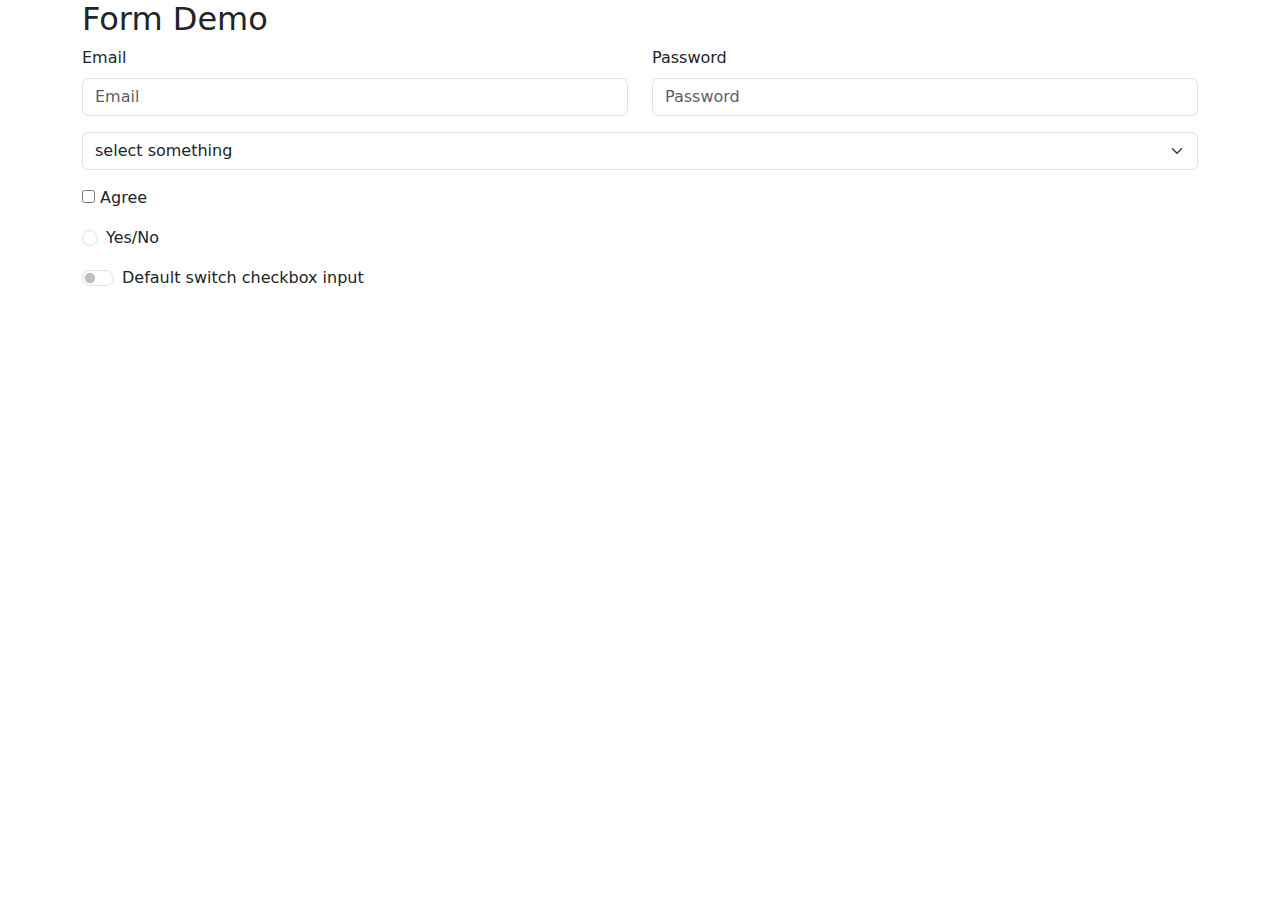
<file: Bootstrap/Index.html>
<!DOCTYPE html>
<html lang="en">
<head>
    <meta charset="UTF-8">
    <meta name="viewport" content="width=device-width, initial-scale=1.0">
    <title>Bootstrap</title>
    <link rel="stylesheet" href="https://cdn.jsdelivr.net/npm/bootstrap@5.3.3/dist/css/bootstrap.min.css">
    <link rel="stylesheet" href="Style.css">
</head>
<body>
    <div class="container">
        <h2>Form Demo</h2>
        <form>
            <div class="row">
                <div  class="mb-3 col-md-6">
                    <label class="form-label"for="email">Email</label>
                    <input type="text" class="form-control" placeholder="Email" id="email">
                </div>
                <div  class="mb-3 col-md-6">
                    <label class="form-label"for="password">Password</label>
                    <input type="password" class="form-control" placeholder="Password" id="password">
                </div>
            </div>
            <!-- <label class="form-label"for="address">Address</label>
            <input type="text" class="form-control-sm" placeholder="Address" id="address"> -->
            <div class="mb-3">
                <select class="form-select">
                    <option selected>select something</option>
                    <option value="1">one</option>
                    <option value="2">two</option>
                    <option value="3">three</option>
                </select>
            </div>
            <div class="normal mb-3">
                <input type="checkbox" id="agree">
                <label for="agree">Agree</label>
            </div>
            <div class="mb-3 form-check">
                <input type="radio" id="radiobs" class="form-check-input">
                <label for="radiobs" class="form-check-label">Yes/No</label>
            </div>
            <div class="form-check form-switch mb-3">
                <input class="form-check-input" type="checkbox" role="switch" id="flexSwitchCheckDefault">
                <label class="form-check-label" for="flexSwitchCheckDefault">Default switch checkbox input</label>
            </div>
        </form>
    </div>
    <script src="https://cdn.jsdelivr.net/npm/bootstrap@5.3.3/dist/js/bootstrap.bundle.min.js"></script>
</body>
</html>
</file>
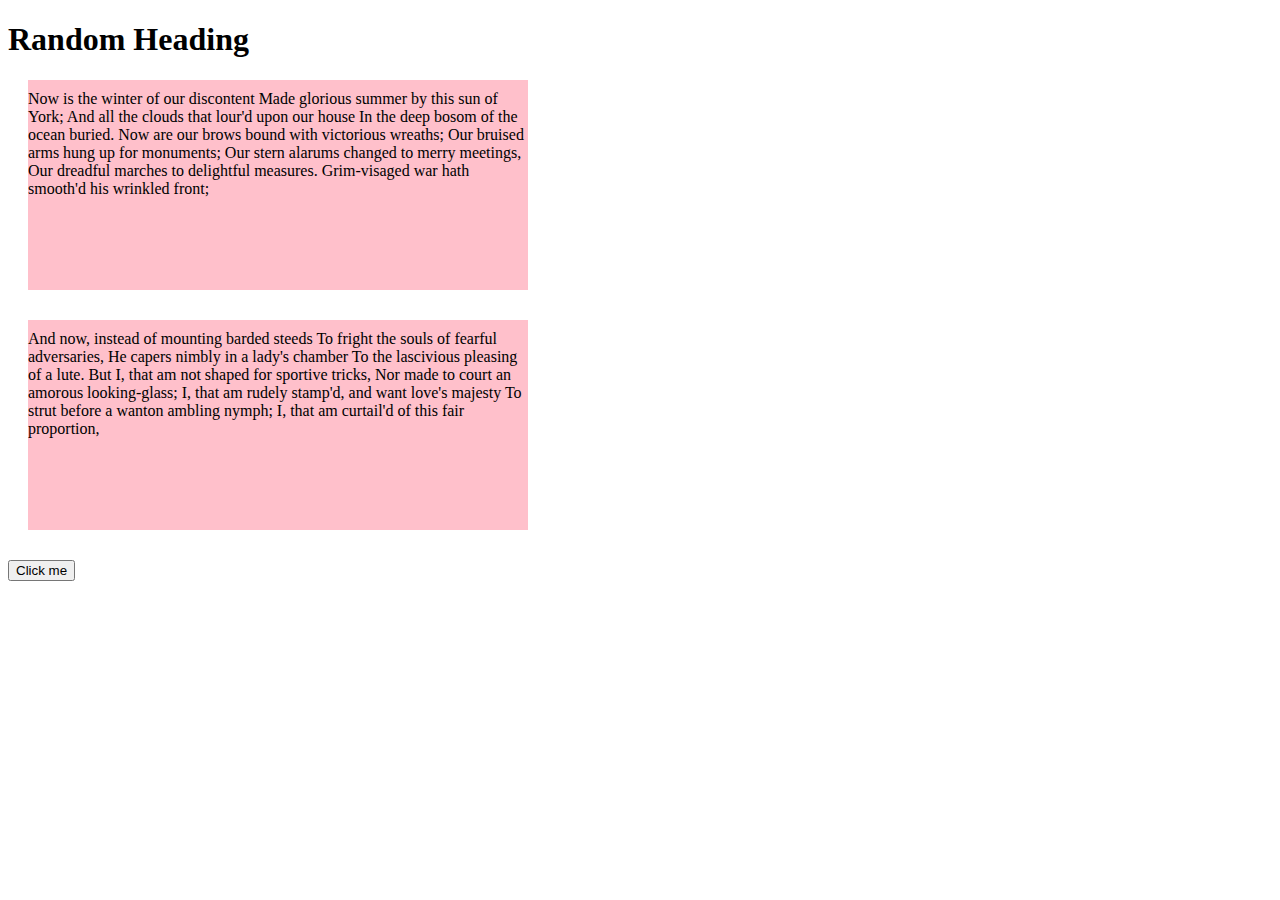
<file: Box Model/Index.html>
<!DOCTYPE html>
<html lang="en">
  <head>
    <meta charset="UTF-8" />
    <meta http-equiv="X-UA-Compatible" content="IE=edge" />
    <meta name="viewport" content="width=device-width, initial-scale=1.0" />
    <title>CSS</title>
    <link rel="stylesheet" href="style.css" />
  </head>
  <body>
    <h1>Random Heading</h1>
    <div>
      Now is the winter of our discontent Made glorious summer by this sun of
      York; And all the clouds that lour'd upon our house In the deep bosom of
      the ocean buried. Now are our brows bound with victorious wreaths; Our
      bruised arms hung up for monuments; Our stern alarums changed to merry
      meetings, Our dreadful marches to delightful measures. Grim-visaged war
      hath smooth'd his wrinkled front;
    </div>
    <div>
      And now, instead of mounting barded steeds To fright the souls of fearful
      adversaries, He capers nimbly in a lady's chamber To the lascivious
      pleasing of a lute. But I, that am not shaped for sportive tricks, Nor
      made to court an amorous looking-glass; I, that am rudely stamp'd, and
      want love's majesty To strut before a wanton ambling nymph; I, that am
      curtail'd of this fair proportion,
    </div>
    <button>Click me</button>
  </body>
</html>
</file>
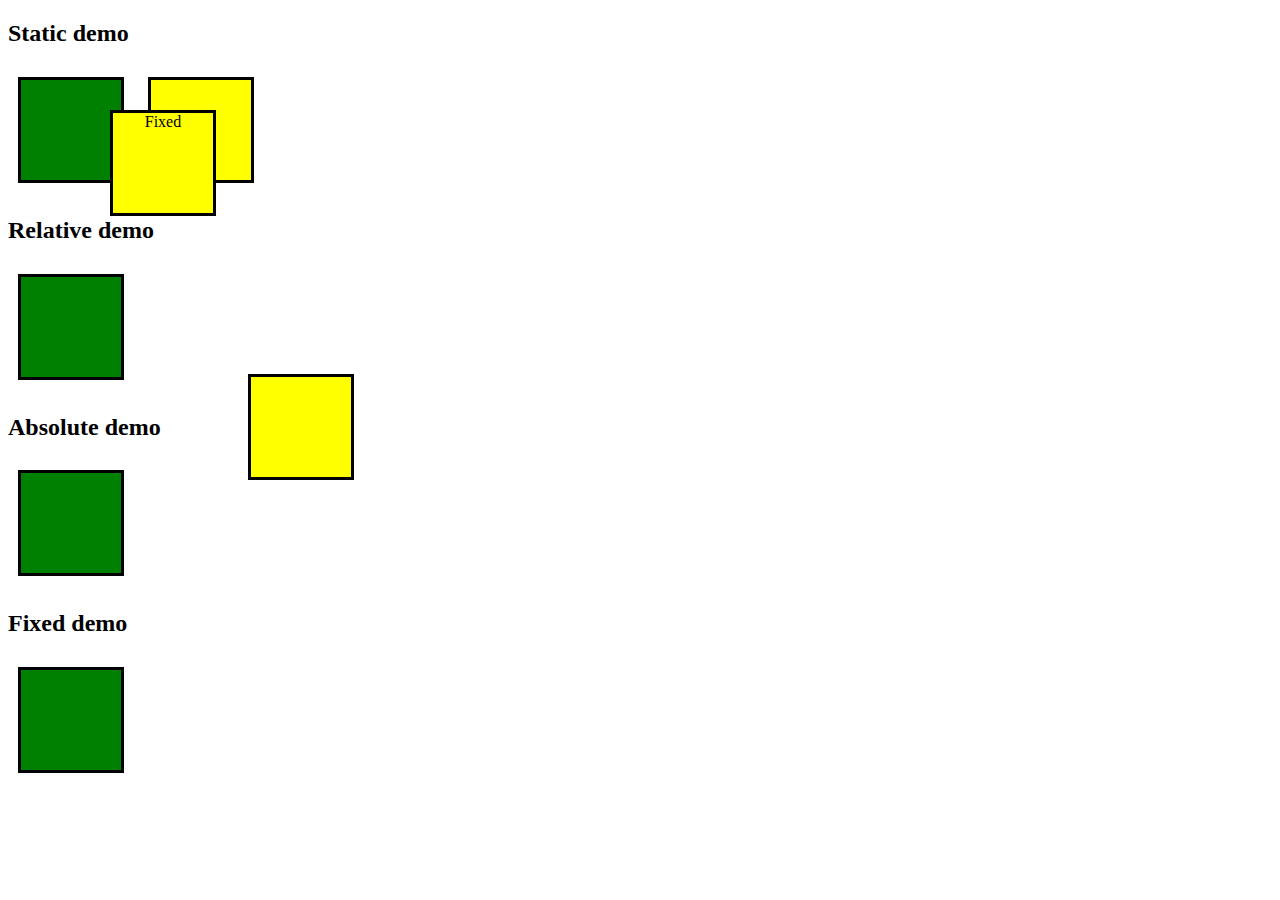
<file: CSS 4(Animation)/index.html>
<!DOCTYPE html>
<html lang="en">
<head>
    <meta charset="UTF-8">
    <meta name="viewport" content="width=device-width, initial-scale=1.0">
    <title>Document</title>
    <link rel="stylesheet" href="Style.css">
</head>
<body>
    <section>
        <h2>Static demo</h2>
        <div></div>
        <div id="static"></div>
    </section>
    <section>
        <h2>Relative demo</h2>
        <div></div>
        <div id="relative"></div>
    </section>
    <section>
        <h2>Absolute demo</h2>
        <div></div>
        <div id="absolute">Absolute</div>
    </section>
    <section>
        <h2>Fixed demo</h2>
        <div></div>
        <div id="fixed">Fixed</div>
    </section>
</body>
</html>
</file>
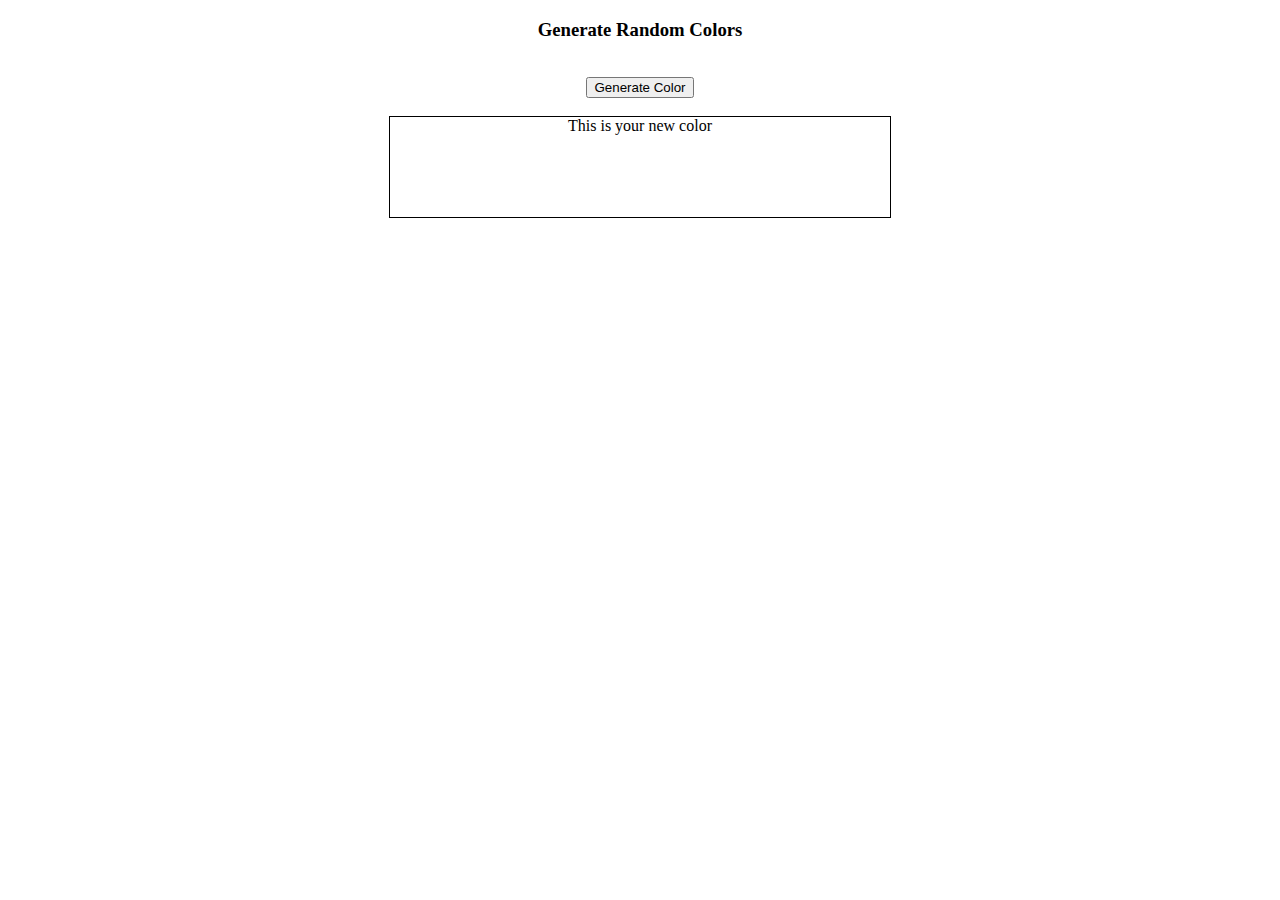
<file: DOM/index.html>
<!DOCTYPE html>
<html lang="en">
  <head>
    <meta charset="UTF-8" />
    <meta http-equiv="X-UA-Compatible" content="IE=edge" />
    <meta name="viewport" content="width=device-width, initial-scale=1.0" />
    <title>Spider-Man</title>
    <link rel="stylesheet" href="style.css" />
  </head>
  <body>
    <!-- <h1>Spider Man</h1>
    <img src="assets/spiderman_img.png" id="mainImg" />
    <h2>About</h2>
    <p>
      <b>Spider-Man</b> is a superhero appearing in American comic books
      published by
      <a href="https://www.google.com/search?q=Marvel+Comics">Marvel Comics</a>.
      Created by writer-editor <b>Stan Lee</b> and artist <b>Steve Ditko</b>, he
      first appeared in the anthology comic book
      <a href="https://www.google.com/search?q=Amazing+Fantasy"
        >Amazing Fantasy</a
      >
      #15 (August 1962) in the <a href="#">Silver Age of Comic Books</a>. He has
      been featured in comic books, television shows, films, video games,
      novels, and plays
    </p>

    <div class="box">
      <h4>Publication Info</h4>
      <ul>
        <li><a href="#" class="boxLink">Publisher</a></li>
        <li><a href="#" class="boxLink">First Appearance</a></li>
        <li>
          Created by
          <ul>
            <li><a href="#" class="boxLink">Stan Lee</a></li>
            <li><a href="#" class="boxLink">Steve Ditko</a></li>
          </ul>
        </li>
      </ul>
    </div>

    <h2>Creation & Development</h2>
    <p id="description">
      In 1962, with the success of the Fantastic Four, Marvel Comics editor and
      head writer Stan Lee was casting for a new superhero idea. He said the
      idea for Spider-Man arose from a surge in teenage demand for comic books
      and the desire to create a character with whom teens could identify. As
      with Fantastic Four, Lee saw Spider-Man as an opportunity to "get out of
      his system" what he felt was missing in comic books. In his autobiography,
      Lee cites the non-superhuman pulp magazine crime fighter the Spider as a
      great influence, and in a multitude of print and video interviews, Lee
      stated he was further inspired by seeing a spider climb up a wall—adding
      in his autobiography that he has told that story so often he has become
      unsure of whether or not this is true.
    </p>
    <div class="images">
      <img src="assets/creation_1.png" class="oldImg" />
      <img src="assets/creation_2.jpeg" class="oldImg" />
      <img src="assets/creation_3.jpeg" class="oldImg" />
    </div> -->
    <h3>Generate Random Colors</h3>
    <br>
    <button>Generate Color</button>
    <br>
    <br>
    <div>This is your new color</div>
    <script src="app.js"></script>
  </body>
</html>
</file>
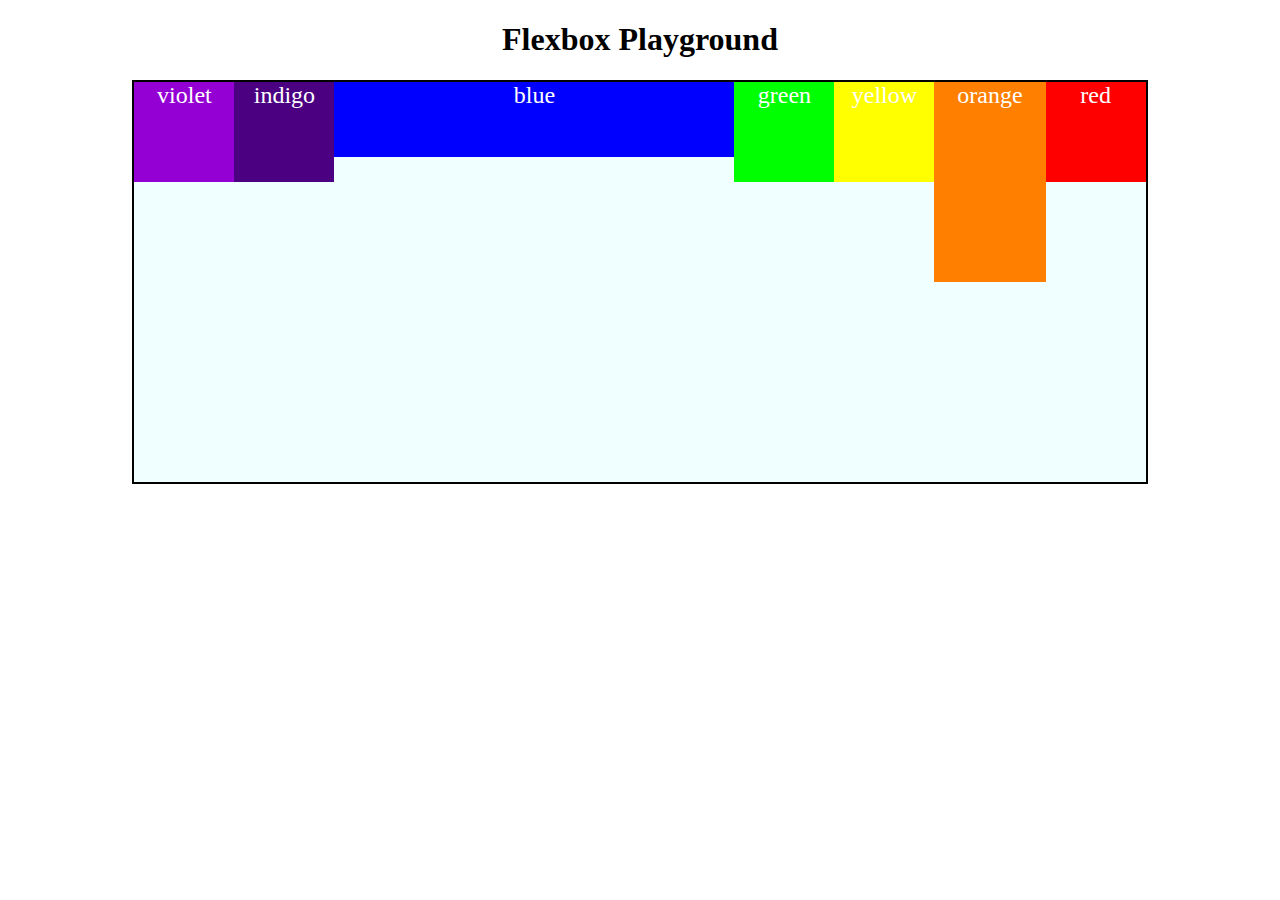
<file: Flexbox/Index.html>
<!DOCTYPE html>
<html lang="en">
<head>
    <meta charset="UTF-8">
    <meta name="viewport" content="width=device-width, initial-scale=1.0">
    <title>Document</title>
    <link rel="stylesheet" href="Style.css">
</head>
<body>
    <h1>Flexbox Playground</h1>
    <div id="Container">
        <div style="background-color: #9400d3;">violet</div>
        <div style="background-color: #4b0082;">indigo</div>
        <div id="blue" style="background-color: #0000ff; height:75px;">blue</div>
        <div style="background-color: #00ff00;">green</div>
        <div style="background-color: #ffff00;">yellow</div>
        <div id="org" style="background-color: #ff7f00; height:200px;">orange</div>
        <div style="background-color: #ff0000;">red</div>
    </div>
</body>
</html>
</file>
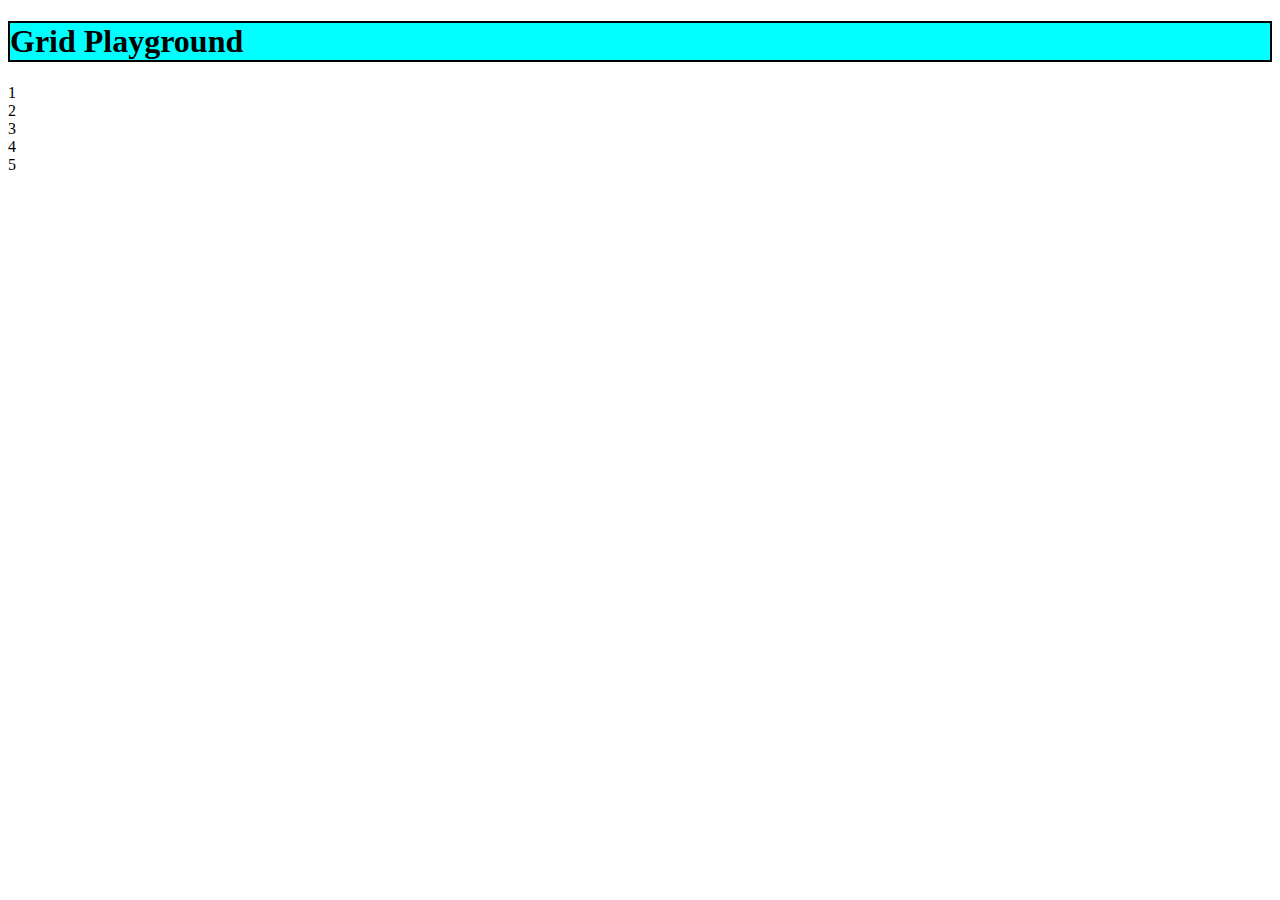
<file: Grid/Index.html>
<!DOCTYPE html>
<html lang="en">
<head>
    <meta charset="UTF-8">
    <meta name="viewport" content="width=device-width, initial-scale=1.0">
    <title>Document</title>
    <link rel="stylesheet" href="Style.css">
</head>
<body>
    <h1>Grid Playground</h1>
    <div class="container">
        <div class="item one">1</div>
        <div class="item">2</div>
        <div class="item">3</div>
        <div class="item">4</div>
        <div class="item">5</div>
    </div>
</body>
</html>
</file>
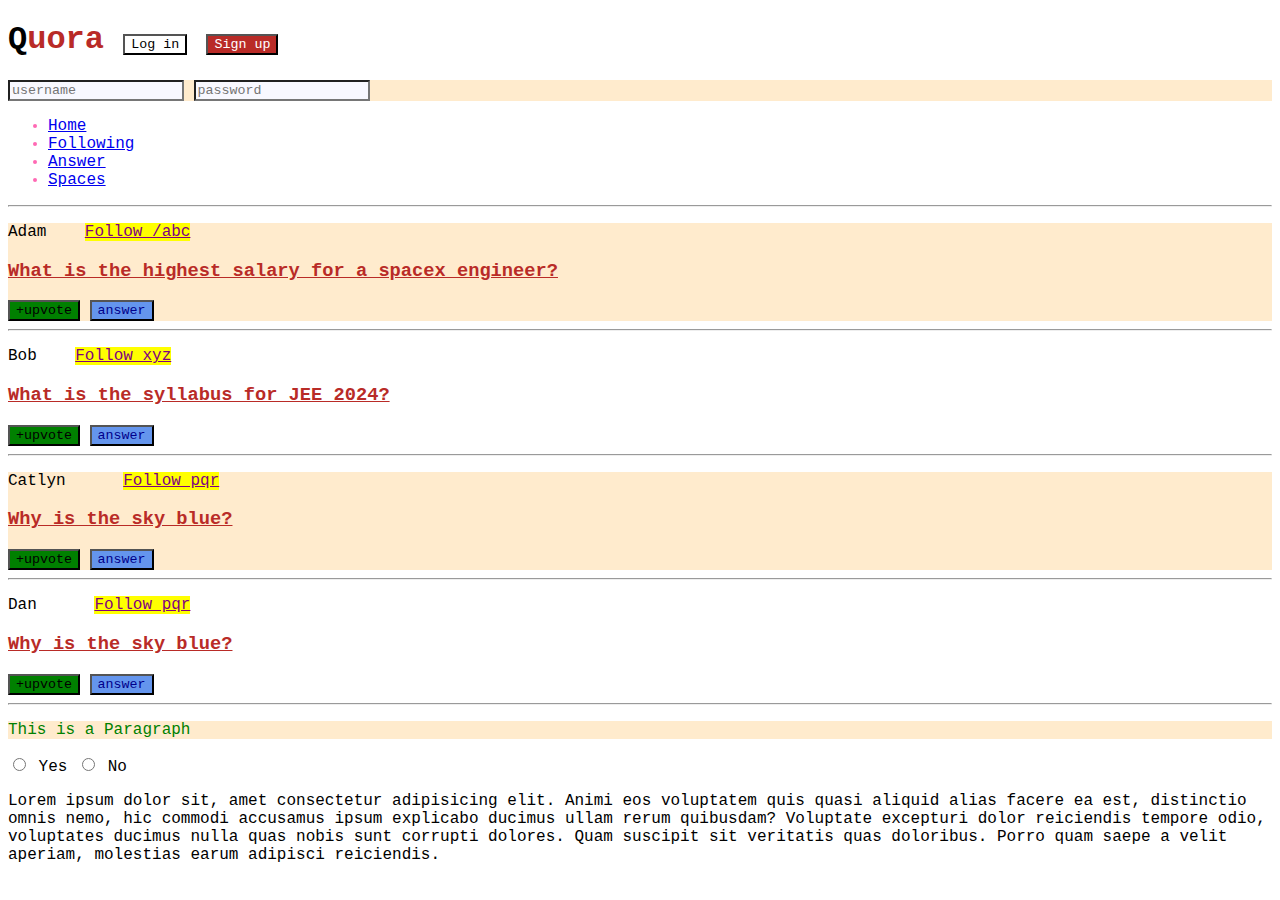
<file: Selector/index.html>
<!DOCTYPE html>
<html lang="en">
  <head>
    <meta charset="UTF-8" />
    <meta http-equiv="X-UA-Compatible" content="IE=edge" />
    <meta name="viewport" content="width=device-width, initial-scale=1.0" />
    <title>CSS Chapter2</title>
    <link rel="stylesheet" href="Style.css">
  </head>
  <body>
    <header>
        <h1>Quora 
            <button id="login">Log in</button>
            <button id="signup">Sign up</button>
        </h1>
        <div>
            <input type="text" placeholder="username">
            <input type="password" placeholder="password">
        </div>
        <nav>
            <ul>
                <li><a href="/home">Home</a></li>
                <li><a href="/following">Following</a></li>
                <li><a href="/answer">Answer</a></li>
                <li><a href="/spaces">Spaces</a></li>
            </ul>
        </nav>
        <hr>
    </header>
    <main>
    <div>
        <p class="post">
        Adam &nbsp;&nbsp;
        <a class="follow" href="/adam">Follow /abc</a></span>
        </p>
        <h3>What is the highest salary for a spacex engineer?</h3>
        <span>
            <button class="upvote">+upvote</button>
            <button>answer</button>
        </span>
    </div>
        <hr />
    <div>
        <p class="post">
        Bob &nbsp;&nbsp;
        <a class="follow" href="/bob">Follow xyz</a>
        </p>
        <h3>What is the syllabus for JEE 2024?</h3>
        <span>
            <button class="upvote">+upvote</button>
            <button>answer</button>
        </span>
    </div>
        <hr />
    <div>
        <p class="post">
        Catlyn &nbsp;&nbsp;&nbsp;&nbsp;
        <a class="follow" href="/catlyn">Follow pqr</a>
        </p>
        <h3>Why is the sky blue?</h3>
        <span>
            <button class="upvote">+upvote</button>
            <button>answer</button>
        </span>
    </div>
        <hr />
    <div>
        <p class="post">
            Dan &nbsp;&nbsp;&nbsp;&nbsp;
            <a class="follow" href="/dan">Follow pqr</a>
            </p>
            <h3>Why is the sky blue?</h3>
            <span>
                <button class="upvote">+upvote</button>
                <button>answer</button>
            </span>
    </div>
            <hr />
    </main>
    <div id="myId">
        <p>This is a Paragraph</p>
    </div>
    <div>
        <input type="radio" id="yes" name="agreement">
        <label for="yes">Yes</label>
        <input type="radio" id="no" name="agreement">
        <label for="no">No</label>
    </div>
    <p>Lorem ipsum dolor sit, amet consectetur adipisicing elit. Animi eos voluptatem quis quasi aliquid alias facere ea est, distinctio omnis nemo, hic commodi accusamus ipsum explicabo ducimus ullam rerum quibusdam?
    Voluptate excepturi dolor reiciendis tempore odio, voluptates ducimus nulla quas nobis sunt corrupti dolores. Quam suscipit sit veritatis quas doloribus. Porro quam saepe a velit aperiam, molestias earum adipisci reiciendis.</p>
  </body>
</html>
</file>
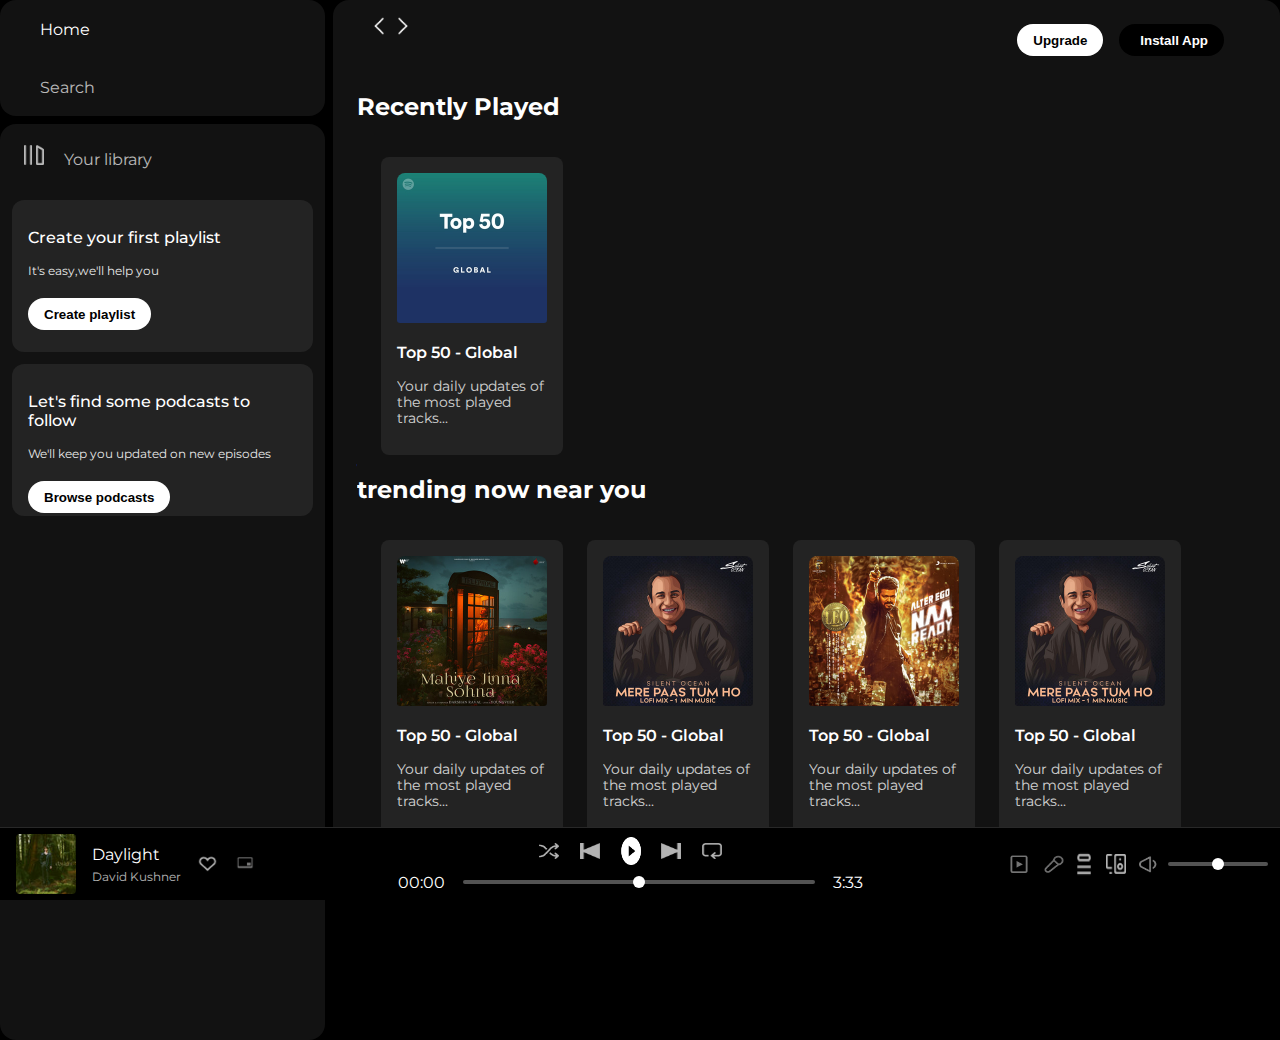
<file: Spotify Clone/Index.html>
<!DOCTYPE html>
<html lang="en">
<head>
    <meta charset="UTF-8">
    <meta name="viewport" content="width=device-width, initial-scale=1.0">
    <title>Spotify - Web Player:Music for Everyone</title>
    <link rel="stylesheet" href="https://cdnjs.cloudflare.com/ajax/libs/font-awesome/6.6.0/css/all.min.css" integrity="sha512-Kc323vGBEqzTmouAECnVceyQqyqdsSiqLQISBL29aUW4U/M7pSPA/gEUZQqv1cwx4OnYxTxve5UMg5GT6L4JJg==" crossorigin="anonymous" referrerpolicy="no-referrer" />
    <link rel="icon" href="Assets/logo.png">
    <link rel="stylesheet" href="Style.css">
    <link rel="preconnect" href="https://fonts.googleapis.com">
    <link rel="preconnect" href="https://fonts.gstatic.com" crossorigin>
    <link href="https://fonts.googleapis.com/css2?family=Montserrat:ital,wght@300;400;500;600;700&display=swap" rel="stylesheet">
</head>
<body>
    <div class="main">
        <div class="sidebar">
            <div class="nav">
                <div class="nav-option" style="opacity:1">
                    <i class="fa-solid fa-house"></i>
                    <a href="#">Home</a>
                </div>
                <div class="nav-option">
                    <i class="fa-solid fa-magnifying-glass"></i>
                    <a href="#">Search</a>
                </div>
            </div>
            <div class="library">
                <div class="option">
                    <div class="lib-option nav-option">
                        <img src="Assets/library_icon.png">
                        <a href="#">Your library</a>
                    </div>
                    <div class="icons">
                        <i class="fa-solid fa-plus"></i>
                        <i class="fa-solid fa-arrow-right"></i>
                    </div>
                </div>
                <div class="lib-box">
                    <div class="box">
                        <p class="box-p1">Create your first playlist</p>
                        <p class="box-p2">It's easy,we'll help you</p>
                        <button class="badge">Create playlist</button>
                    </div>
                    <div class="box">
                        <p class="box-p1">Let's find some podcasts to follow</p>
                        <p class="box-p2">We'll keep you updated on new episodes</p>
                        <button class="badge">Browse podcasts</button>
                    </div>
                </div>
            </div>
        </div>
        <div class="main-content">
            <div class="sticky-nav">
                <div class="sticky-nav-icons">
                    <img src="./Assets/backward_icon.png">
                    <img src="./Assets/forward_icon.png" class="hide">
                </div>
                <div class="sticky-nav-options">
                    <button class="badge nav-item hide">Upgrade</button>
                    <button class="badge nav-item dark-badge"><i class="fa-regular fa-circle-down" style="margin-right:5px;"></i>Install App</button>
                    <i class="fa-regular fa-user nav-item"></i>
                </div>
            </div>
            <h2>Recently Played</h2>
            <div class="cards-container">
                <div class="card">
                    <img src="./Assets/card1img.jpeg" class="card-img">
                    <p class="card-title">Top 50 - Global</p>
                    <p class="card-info">Your daily updates of the most played tracks...</p>
                </div>
            </div>
            <h2>trending now near you</h2>
            <div class="cards-container">
                <div class="card">
                    <img src="./Assets/card2img.jpeg" class="card-img">
                    <p class="card-title">Top 50 - Global</p>
                    <p class="card-info">Your daily updates of the most played tracks...</p>
                </div>
                <div class="card">
                    <img src="./Assets/card3img.jpeg" class="card-img">
                    <p class="card-title">Top 50 - Global</p>
                    <p class="card-info">Your daily updates of the most played tracks...</p>
                </div>
                <div class="card">
                    <img src="./Assets/card4img.jpeg" class="card-img">
                    <p class="card-title">Top 50 - Global</p>
                    <p class="card-info">Your daily updates of the most played tracks...</p>
                </div>
                <div class="card">
                    <img src="./Assets/card3img.jpeg" class="card-img">
                    <p class="card-title">Top 50 - Global</p>
                    <p class="card-info">Your daily updates of the most played tracks...</p>
                </div>
                <div class="card">
                    <img src="./Assets/card4img.jpeg" class="card-img">
                    <p class="card-title">Top 50 - Global</p>
                    <p class="card-info">Your daily updates of the most played tracks...</p>
                </div>
            </div>
            <h2>Features Charts</h2>
            <div class="cards-container">
                <div class="card">
                    <img src="./Assets/card5img.jpeg" class="card-img">
                    <p class="card-title">Top 50 - Global</p>
                    <p class="card-info">Your daily updates of the most played tracks...</p>
                </div>
                <div class="card">
                    <img src="./Assets/card6img.jpeg" class="card-img">
                    <p class="card-title">Top Songs - India</p>
                    <p class="card-info">Your daily updates of the most played tracks...</p>
                </div>
                <div class="card">
                    <img src="./Assets/card1img.jpeg" class="card-img">
                    <p class="card-title">Top 50 - Global</p>
                    <p class="card-info">Your daily updates of the most played tracks...</p>
                </div>
            </div>
            <div class="footer">
                <div class="line"></div>
            </div>
        </div>
        <div class="music-player">
            <div class="album">
                <img src="Assets/album_picture.jpeg" class="music-album">
                <div class="album-text">
                    <p>Daylight</p>
                    <p>David Kushner</p>
                </div>
                <img src="Assets/album_icon1.png" class="album-icon">
                <img src="Assets/album_icon2.png" class="album-icon small-al-icon">
            </div>
            <div class="player">
                <div class="player-controls">
                    <img src="./Assets/player_icon1.png" class="player-control-icons">
                    <img src="Assets/player_icon2.png" class="player-control-icons">
                    <img src="Assets/player_icon3.png" class="player-control-icons">
                    <img src="Assets/player_icon4.png" class="player-control-icons">
                    <img src="Assets/player_icon5.png" class="player-control-icons">
                </div>
                <div class="playback-bar">
                    <span class="curr-time">00:00</span>
                    <input type="range" min="0" max="100" class="progress-bar">
                    <span class="curr-time">3:33</span>
                </div>
            </div>
            <div class="controls">
                <img src="Assets/controls_icon1.png" class="control-icon small-icon">
                <img src="Assets/controls_icon2.png" class="control-icon small-icon">
                <img src="Assets/controls_icon3.png" class="control-icon" style="margin-right:0.5rem">
                <img src="Assets/controls_icon4.png" class="control-icon big-icon">
                <img src="Assets/controls_icon5.png" class="control-icon small-icon">
                <input type="range" min="0" max="100" class="control-bar">
            </div>
        </div>
    </div>
</body>
</html>
</file>
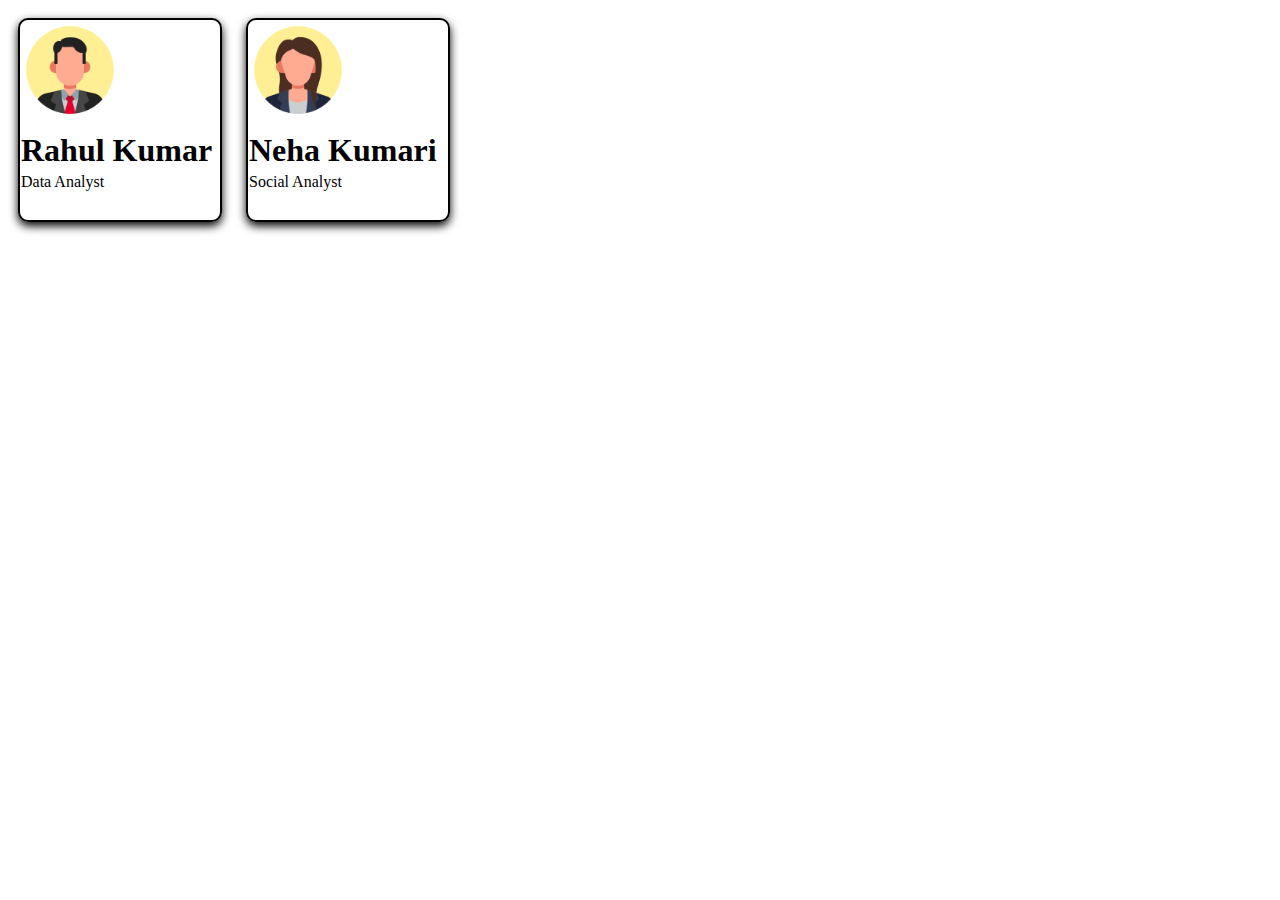
<file: CSS 4(Animation)/build Card/Index.html>
<!DOCTYPE html>
<html lang="en">
<head>
    <meta charset="UTF-8">
    <meta name="viewport" content="width=device-width, initial-scale=1.0">
    <title>Document</title>
    <link rel="stylesheet" href="Style.css">
</head>
<body>
    <div class="card">
        <img src="man.png" alt="man">
        <div class="desc">
            <h1>Rahul Kumar</h1>
            <p>Data Analyst</p>
        </div>
    </div>
    <div class="card">
        <img src="woman.png" alt="woman">
        <div class="desc">
            <h1>Neha Kumari</h1>
            <p>Social Analyst</p>
        </div>
    </div>
</body>
</html>
</file>
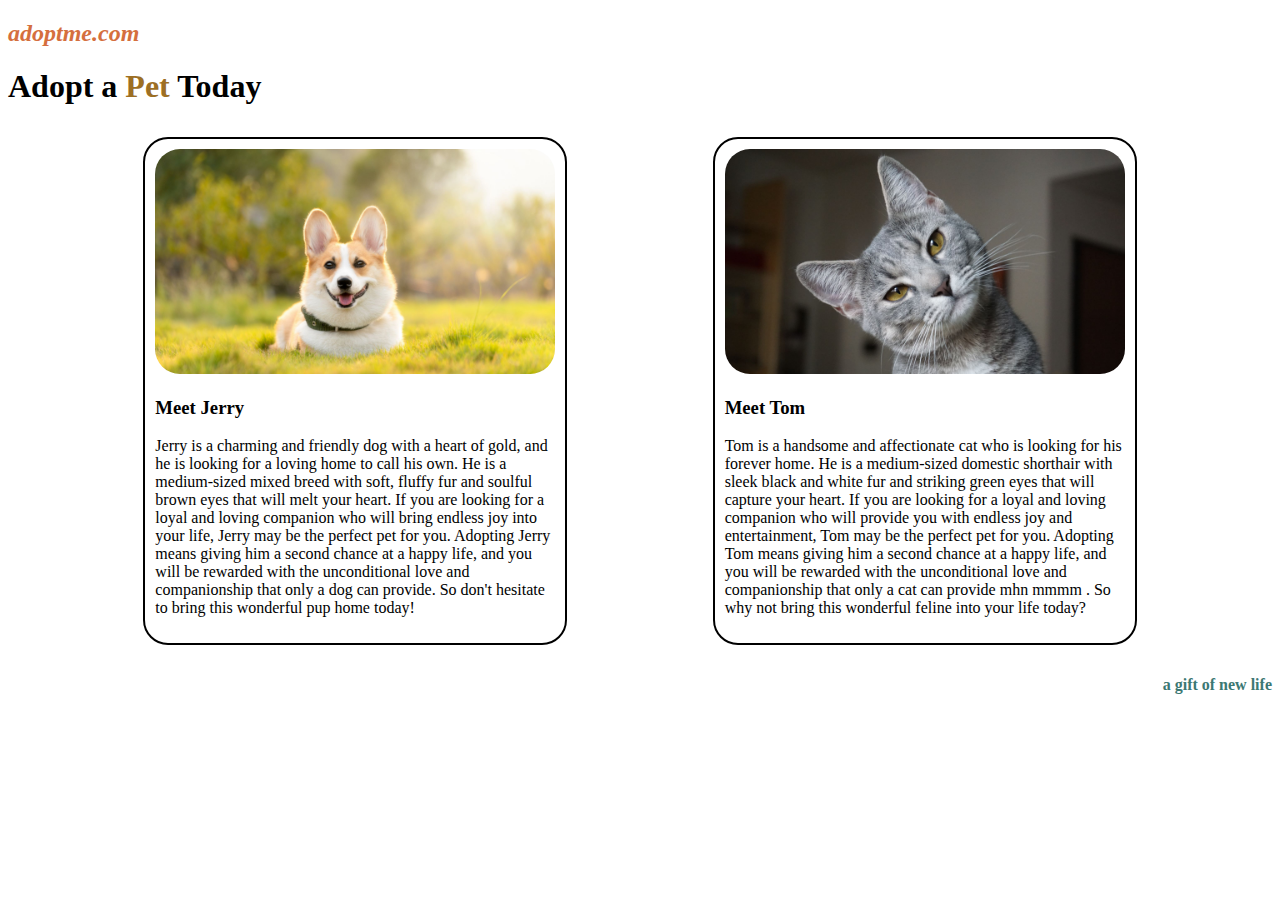
<file: Grid/Pet adoption/Index.html>
<!DOCTYPE html>
<html lang="en">
<head>
    <meta charset="UTF-8">
    <meta name="viewport" content="width=device-width, initial-scale=1.0">
    <title>Document</title>
    <link rel="stylesheet" href="Style.css">
</head>
<body>
    <h2><i>adoptme.com</i></h2>
    <h1>Adopt a <span>Pet </span>Today</h1>
    <div id="pets">
        <div class="card">
          <img src="dog.jpg" alt="dog">
          <h3>Meet Jerry</h3>
          <p>
            Jerry is a charming and friendly dog with a heart of gold, and he is
            looking for a loving home to call his own. He is a medium-sized mixed
            breed with soft, fluffy fur and soulful brown eyes that will melt your
            heart. If you are looking for a loyal and loving companion who will
            bring endless joy into your life, Jerry may be the perfect pet for
            you. Adopting Jerry means giving him a second chance at a happy life,
            and you will be rewarded with the unconditional love and companionship
            that only a dog can provide. So don't hesitate to bring this wonderful
            pup home today!
          </p>
        </div>
        <div class="card">
          <img src="cat.jpg" alt="cat">
          <h3>Meet Tom</h3>
          <p>
            Tom is a handsome and affectionate cat who is looking for his forever
            home. He is a medium-sized domestic shorthair with sleek black and
            white fur and striking green eyes that will capture your heart. If you
            are looking for a loyal and loving companion who will provide you with
            endless joy and entertainment, Tom may be the perfect pet for you.
            Adopting Tom means giving him a second chance at a happy life, and you
            will be rewarded with the unconditional love and companionship that
            only a cat can provide mhn mmmm . So why not bring this wonderful
            feline into your life today?
          </p>
        </div>
    </div>
    <h4>a gift of new life</h4>
</body>
</html>
</file>
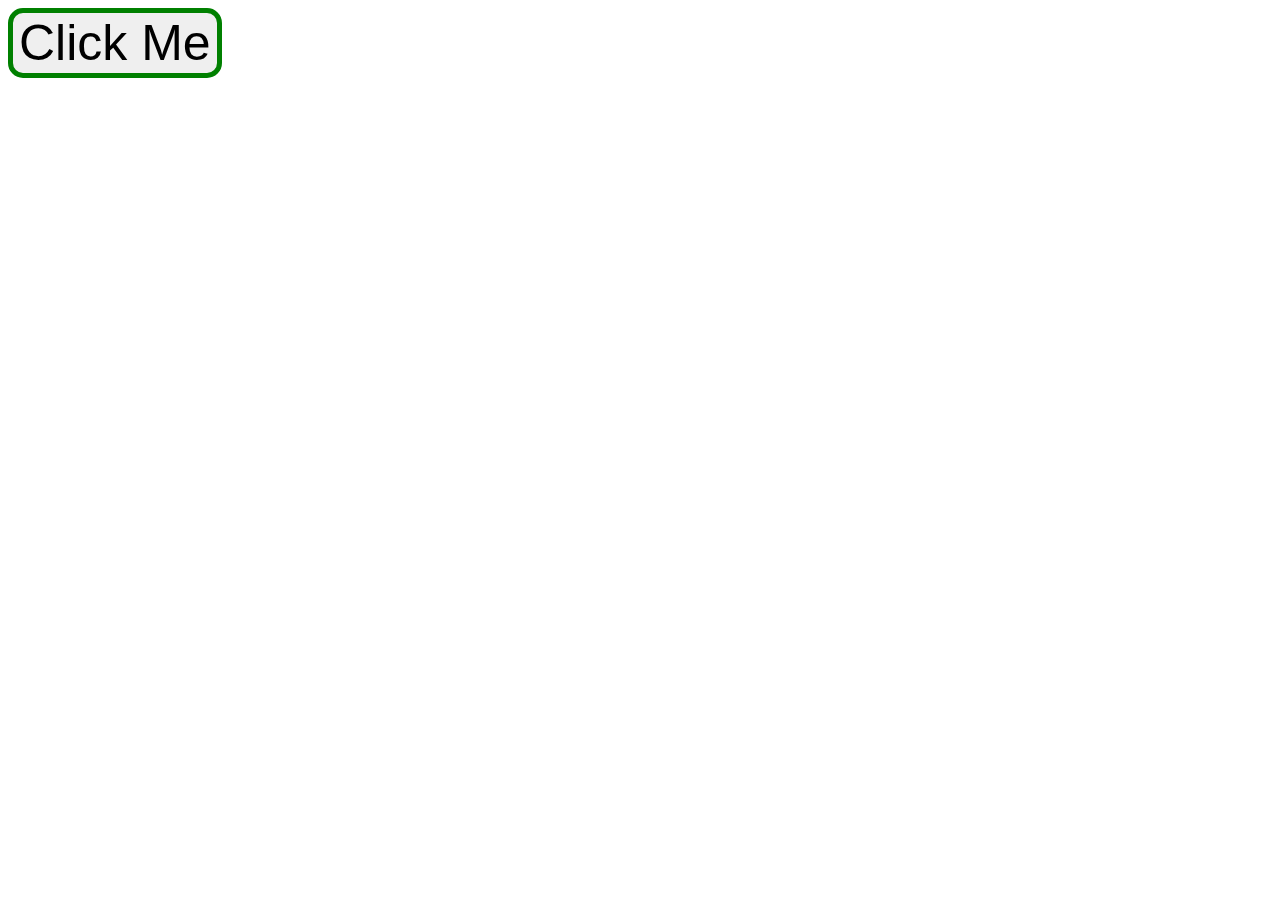
<file: Box Model/PracticeQs.html>
<!DOCTYPE html>
<html lang="en">
<head>
    <meta charset="UTF-8">
    <meta name="viewport" content="width=device-width, initial-scale=1.0">
    <title>Document</title>
    <link rel="stylesheet" href="PracticeQs.css">
</head>
<body>
    <button>Click Me</button>
</body>
</html>
</file>
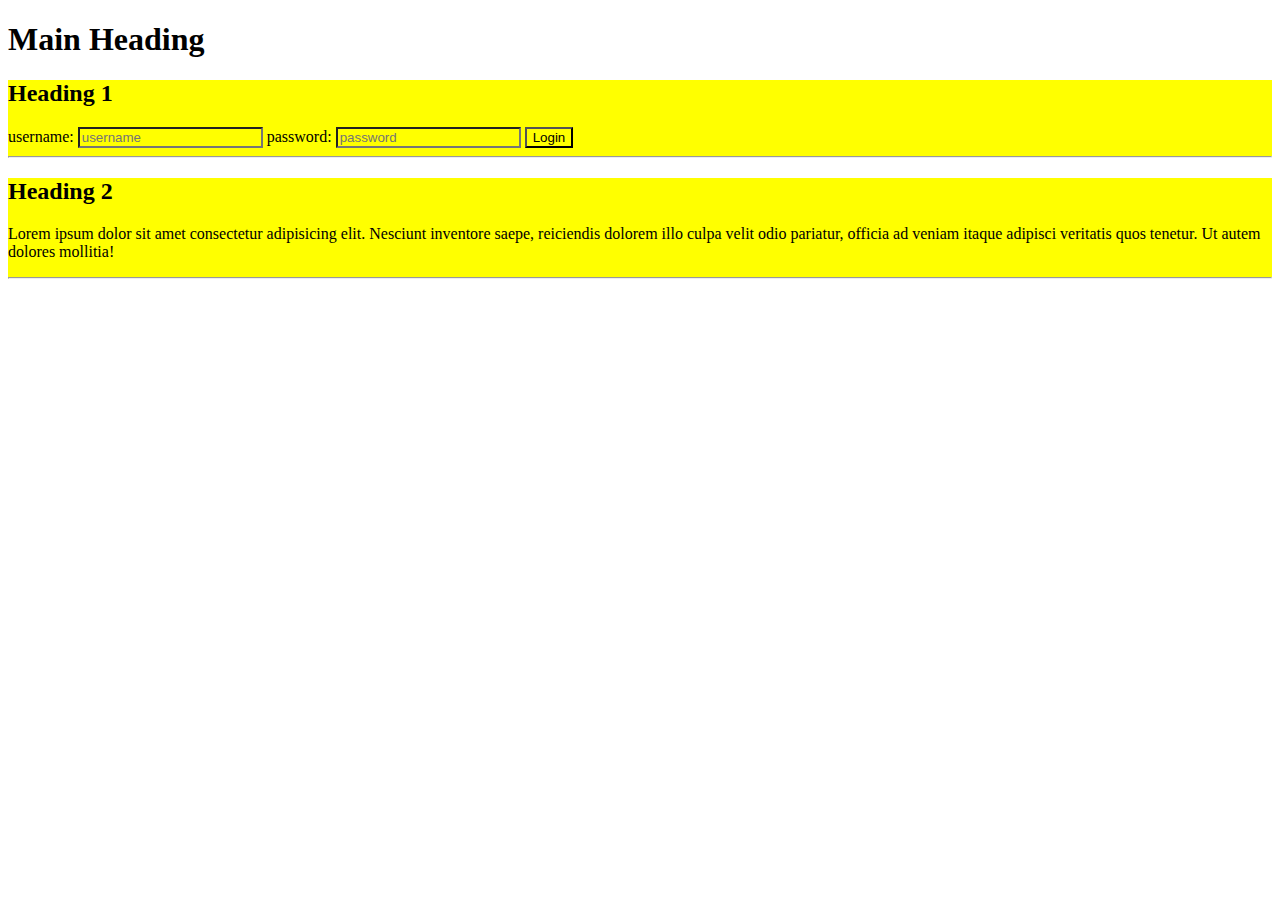
<file: Selector/inheritance_demo.html>
<!DOCTYPE html>
<html lang="en">
  <head>
    <meta charset="UTF-8" />
    <meta http-equiv="X-UA-Compatible" content="IE=edge" />
    <meta name="viewport" content="width=device-width, initial-scale=1.0" />
    <title>Inheritance Demo</title>
    <link rel="stylesheet" href="inheritance_style.css" />
  </head>
  <body>
    <body>
      <h1>Main Heading</h1>
      <div>
        <h2>Heading 1</h2>
        <form>
          <label>username: </label>
          <input type="text" placeholder="username" />
          <label>password: </label>
          <input type="password" placeholder="password" />
          <button>Login</button>
        </form>
        <hr />
      </div>

      <div>
        <h2>Heading 2</h2>
        <p>
          Lorem ipsum dolor sit amet consectetur adipisicing elit. Nesciunt
          inventore saepe, reiciendis dolorem illo culpa velit odio pariatur,
          officia ad veniam itaque adipisci veritatis quos tenetur. Ut autem
          dolores mollitia!
        </p>
        <hr />
      </div>
    </body>
  </body>
</html>
</file>
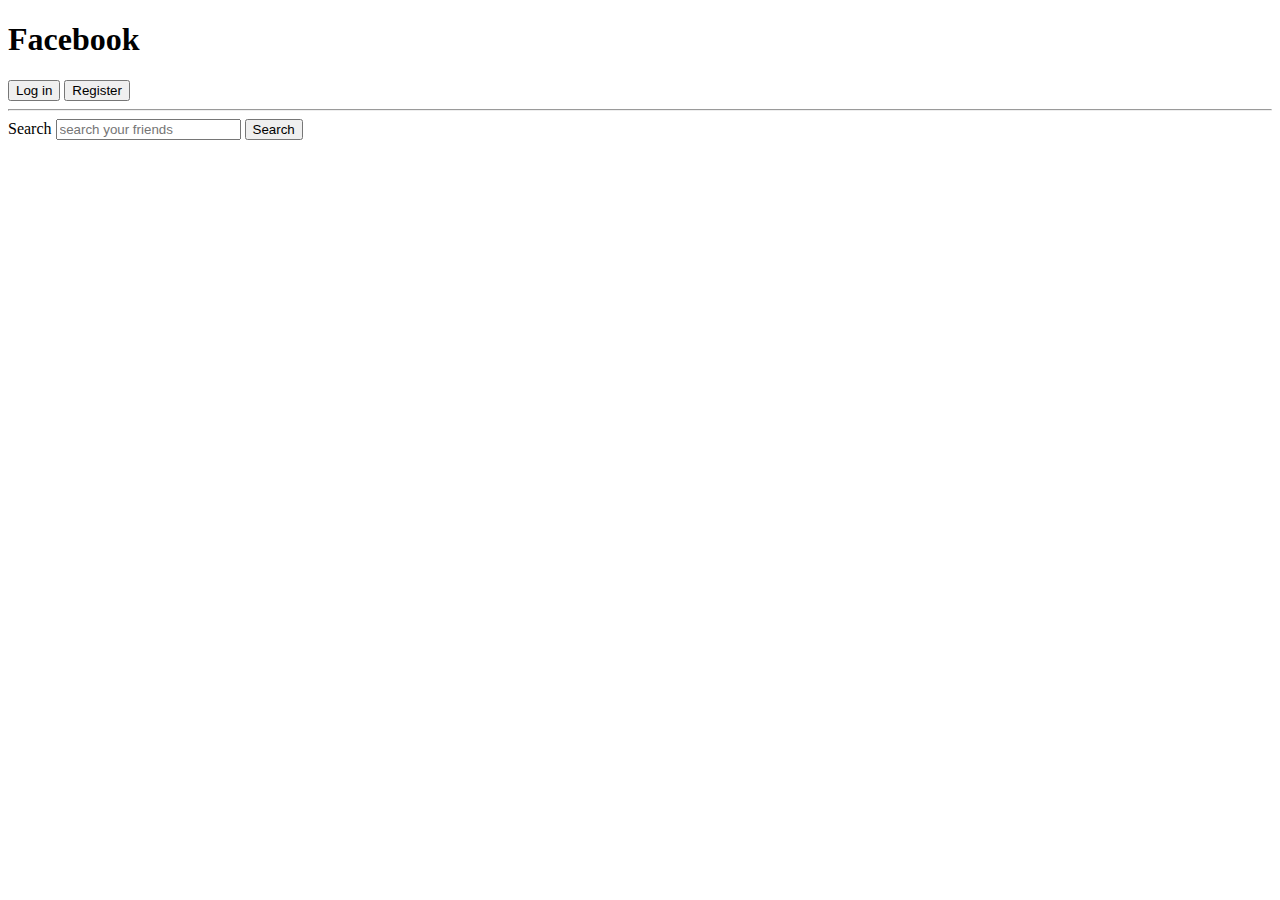
<file: Selector/PracticeQs.html>
<!DOCTYPE html>
<html lang="en">
  <head>
    <meta charset="UTF-8" />
    <meta http-equiv="X-UA-Compatible" content="IE=edge" />
    <meta name="viewport" content="width=device-width, initial-scale=1.0" />
    <title>Practice Qs</title>
  </head>
  <body>
    <h1>Facebook</h1>
    <button class="userbtn">Log in</button>
    <button class="userbtn">Register</button>
    <hr />
    <label for="search">Search</label>
    <input placeholder="search your friends" id="search" />
    <button id="searchbtn">Search</button>
  </body>
</html>
</file>
<file: Bootstrap/Style.css>
/* .container{
    background-color: yellow;
} */

.btn-info{
    background-color: pink;
}
</file>
<file: Box Model/style.css>
div{
    height:200px;
    width:500px;
    background-color:pink;
    padding-top:10px;
    margin:10px 20px 30px;
}
</file>
<file: CSS 4(Animation)/Style.css>
div{
    height:100px;
    width:100px;
    background-color: green;
    text-align: center;
    border: 3px solid black;
    margin: 10px;
    display: inline-block;
}

#static{
    background-color: yellow;
    position:static;
    top:100px;
    left:100px;
}

#relative{
    background-color: yellow;
    position:relative;
    top:100px;
    left:100px;
}

#absolute{
    background-color: yellow;
    position:absolute;
    top:100px;
    left:100px;
}

#fixed{
    background-color: yellow;
    position:fixed;
    top:100px;
    left:100px;
}
</file>
<file: DOM/style.css>
body{
  text-align: center;
}
div{
  height:100px;
  width:500px;
  border: 1px solid black;
  margin:auto;
}
/* body {
  font-family: Arial;
}

#mainImg {
  width: 35%;
}

.box {
  border: 0.25px solid black;
  background-color: lightgray;
  width: 200px;
  padding: 1rem;
}

.boxLink {
  text-decoration: none;
}

.oldImg {
  height: 200px;
  width: 200px;
  margin-right: 1rem;
}

#description {
  background-color: antiquewhite;
} */
</file>
<file: Flexbox/Style.css>
#Container{
    height: 400px;
    width:80%;
    background-color:azure;
    margin: 10px auto;
    border:2px solid black;
    display:flex;
    flex-direction:row;
    code .
    
    align-content: flex-start;
}

#org{
  align-self:baseline;
  /* flex-basis:50px; */
  flex-grow:1;
}
#blue{
  /* flex-basis:400px; */
  min-width: 400px;
}
h1{
   text-align: center;
}

#Container div{
  height: 100px;
  width: 100px;
  color: white;
  text-align:center;
  font-size:1.5em;
}
</file>
<file: Grid/Style.css>
/* .container{
    height:300px;
    width:600px;
    background-color:yellow;
    text-align: center;
    display:grid;
    /* grid-template-rows: 50px 50px 50px 50px 50px;
    grid-template-columns: 200px 200px 200px; */
    /* grid-template-rows: repeat(4,1fr); */
    /* grid-template-rows: 1fr 1fr 1fr 1fr;
    grid-template-columns: repeat(3,1fr); */
    /* row-gap: 10px;
    column-gap: 20px; */
    /* grid-gap:10px 10px; */
    /* place-items: start;
} */

/* .one{
   place-self: end;
}

.item{
   width: 100px;
   height: 50px;
   background-color: greenyellow;
   border: 2px solid black;
}  */

h1{
    background-color: yellow;
    border: 2px solid black;
}

@media(width:400px){
    h1{
    background-color:red;
    color: white;
    }
    div{
        height:100px;
        width:100px;
        background-color: blue;
    }
}

@media(min-width:700px){
    h1{
        background-color: greenyellow;
    }
}

@media(max-width:200px){
    h1{
        background-color: pink;
    }
}

@media(min-width:200px) and (max-width:300px){
    h1{
        background-color: magenta;
    }
}

@media(orientation:landscape){
    h1{
        background-color: aqua;
    }
}
</file>
<file: Selector/Style.css>
* {
    font-family: 'Courier New';
}

h1,
h3{
    color:#b92b27;
}

#login {
    background-color: white;
}

#signup{
    background-color: #b92b27;
    color: white;
}

.upvote{
    background-color: green;
}

/* Descendent Selector */
.post a{
    color : purple;
    background-color: yellow;
}

nav ul li {
    color:hotpink;
}

/* Sibling Selector */
p+h3{
    text-decoration: underline;
}

.upvote + button{
    background-color: cornflowerblue;
    color: darkblue;
}

/* Child Selector */
div > input {
    background-color: darksalmon;
}

/* Attribute Selector */
input[type="text"]{
   color:red;
}

input[type ="password"]{
   color: green;
}

input[type]{
    background-color: ghostwhite;
}

div[id="myId"] p{
    color: green;
}

button:hover{
    background-color: black;
    color: white;
}

button:hover{
    background-color: hotpink;
    color:black;
}

input[type="radio"]:checked + label{
    color:red;
    font-weight:bold;
}

div:nth-of-type(2n+1){
    background-color: blanchedalmond;
}

h1::first-letter{
    color: black;
}

p::last-line{
    color: blue;
}
</file>
<file: Spotify Clone/Style.css>
body {
  font-family: 'Montserrat', sans-serif;
  margin: 0;
  background-color: #000;
  color: #fff;
  overflow:hidden;
}

.main {
  display: flex;
  height: 100vh;
}

.sidebar {
  background-color: #000;
  height: 100vh;
  width: 325px;
  border-radius: 1rem;
  margin-right: 0.5rem;
}

.main-content {
  background-color: #121212;
  flex: 1;
  border-radius: 1rem;
  overflow: auto;
  height: 100vh;
  padding: 0 1.5rem;
}

.music-player {
  background-color: black;
  position: fixed;
  bottom: 0;
  width: 100%;
  height:72px;
}

a {
  text-decoration: none;
  color: #fff;
}

.nav {
  background-color: #121212;
  border-radius: 1rem;
  display: flex;
  flex-direction: column;
  justify-content: center;
  height: 100px;
  padding: 0.5rem 0.75rem;
}

.nav-option {
  line-height: 2.5rem;
  opacity: 0.7;
  padding: 0.5rem 0.75rem;
}

.nav-option:hover {
  opacity: 1;
}

.nav-option i {
  font-size: 1.25rem;
}

.nav-option a {
  font-size: 1rem;
  margin-left: 1rem;
}

.library {
  background-color: #121212;
  border-radius: 1rem;
  height: 100%;
  margin-top: 0.5rem;
  padding: 0.5rem 0.75rem;
}

.option {
  display: flex;
  justify-content: space-between;
  align-items: center;
}

img {
  height: 1.25rem;
  width: 1.25rem;
}

.icons {
  font-size: 1.25rem;
  display: flex;
}

.icons i {
  margin-right: 1rem;
  opacity: 0.7;
}

.icons i:hover {
  opacity: 1;
}

.box {
  background-color: #232323;
  height: 8rem;
  border-radius: 0.75rem;
  margin: 0.75rem 0 0.75rem 0;
  padding: 0.75rem 1rem;
}

.box-p1 {
  font-size: 1rem;
  font-weight: 500;
}

.box-p2 {
  font-size: 0.75rem;
  opacity: 0.9;
}

.badge {
  background-color: #fff;
  border: none;
  border-radius: 100px;
  padding: 0.25rem 1rem;
  font-weight: 700;
  margin-top: 0.5rem;
  height: 2rem;
  width: fit-content;
}

.dark-badge {
  background-color: #000;
  color: #fff;
}

.sticky-nav {
  position: sticky;
  top: 0;
  background-color: #121212;
  display: flex;
  justify-content: space-between;
  padding:1rem 0;
  z-index:1;
}

.sticky-nav-icons{
  margin-left:0.75rem;
}

.sticky-nav-options{
  display:flex;
  justify-content: center;
  align-items: center;
}

.nav-item{
  margin-right:1rem;
}

@media(max-width:1000px){
  .hide{
    display: none;
  }
}

.card{
  background-color: #232323;
  width:150px;
  border-radius: 0.5rem;
  padding: 1rem;
  margin-left:1.5rem;
  margin-top:1rem;
}

.cards-container{
  display: flex;
  flex-wrap:wrap;
}

.card-img{
  height:150px;
  width:100%;
  border-radius: 0.5rem 0.5rem 0.2rem 0.2rem;
}

.card-title{
  font-weight: 600;
}

.card-info{
  font-size:0.85rem;
  opacity: 0.8;
}

.footer{
  height:300px;
  display:flex;
  align-items:center;
  margin-left: 2rem;
}

.line{
  width:90%;
  height:50%;
  border-top:1px solid white;
  opacity: 0.4;
}

.music-player{
  display: flex;
  justify-content: space-between;
  align-items: center;
  padding: 0 1rem;
  border-top: 1px solid #282828;
}

.album{
  display: flex;
  align-items: center;
  gap: 1rem;
}

.music-album{
  height:3.75rem;
  width:3.75rem;
  border-radius:4px;
}

.album p {
  line-height: 0.4rem;
  font-size: 1rem;
}

.album p:nth-child(2) {
  opacity: 0.7;
  font-size: 0.75rem;
}

.album-icon {
  height: 1.3rem;
  width: 1.3rem;
  opacity: 0.7;
}

.small-al-icon{
  height:1.6rem;
  width: 1.45rem;
}

.album-icon:hover {
  opacity: 1;
  cursor: pointer;
}

.player {
  display: flex;
  flex-direction: column;
  align-items: center;
} 

.player-controls {
  display: flex;
  gap: 1.3rem;
  align-items: center;
  margin-bottom: 0.5rem;
}

.player-control-icons {
  height: 1rem;
  opacity: 0.7;
  cursor: pointer;
}

.player-control-icons:hover {
  opacity: 1;
}

.player-control-icons:nth-child(3) {
  height: 1.75rem;
  opacity: 1;
}

.playback-bar {
  display: flex;
  align-items: center;
  gap: 1rem;
}

.progress-bar {
  appearance: none;
  background-color: #535353;
  border-radius: 0.12rem;
  width: 22rem;
  height: 0.25rem;
  cursor: pointer;
}

.progress-bar::-webkit-slider-thumb {
  appearance: none;
  height: 0.75rem;
  width: 0.75rem;
  border-radius: 50%;
  background-color: #fff;
  cursor: pointer;
}

.controls {
  display: flex;
  align-items: center;
  gap: 0.3rem;
}
.control-icon {
  height: 30px;
  width:20px;
  opacity: 0.7;
  cursor: pointer;
}

.big-icon{
  height:20px;
}
.small-icon{
  height:40px;
  width:30px;
}

.control-icon:hover {
  opacity: 1;
}


/* .curr-time { 
  color: #b3b3b3;
  font-size: 0.9rem;
}*/

.control-bar {
  width: 6.25rem; 
  appearance: none;
  background-color: #535353;
  border-radius: 2px;
  height: 0.25rem;
  cursor: pointer;
  margin-right: 1.75rem;
}

.control-bar::-webkit-slider-thumb {
  -webkit-appearance: none;
  appearance: none;
  height: 12px;
  width: 12px;
  border-radius: 50%;
  background-color: #fff;
  cursor: pointer;
}
</file>
<file: CSS 4(Animation)/build Card/Style.css>
.card{
    width:200px;
    height:200px;
    border: 2px solid black;
    margin: 10px;
    display:inline-block;
    box-shadow: 0 4px 10px black;
    border-radius: 10px;
    transition: 2s;
}

.desc{
    padding:0 1px 0 1px;
    line-height: 10px;
}

img{
    width:50%;
}

.card:hover{
    box-shadow:0 8px 30px gold;
}
</file>
<file: Grid/Pet adoption/Style.css>
.card{
    width:400px;
    border:2px solid black;
    border-radius: 25px;
    padding:10px;
    margin:10px;
}

h2{
    color:#d56f3e;
}

span{
    color: #9d6f24;
}

img{
    width:100%;
    border-radius: 25px;
}

h4{
    text-align: right;
    color:#3c7873;
}

#pets{
    display: flex;
    justify-content: space-evenly;
}

@media(max-width:375px){
    #pets{
        flex-wrap: wrap;
    }
}
</file>
<file: Box Model/PracticeQs.css>
#Outer{
    height:400px;
    width:400px;
    border: 2px solid black;
    background-color: pink;
    font-size: 10px;
}

#inner{
    height:100px;
    width:100px;
    background-color:cornflowerblue;
    font-size: 3em;
    padding:1em;
}

button{
    font-size:50px;
    border-radius: 15px;
    border: 5px solid green;
    
}
</file>
<file: Selector/inheritance_style.css>
div{
    background-color:yellow;
}

input{
    background-color:inherit;
}

button{
    background-color:inherit;
}

button:hover{
    background-color: red;
}
</file>
